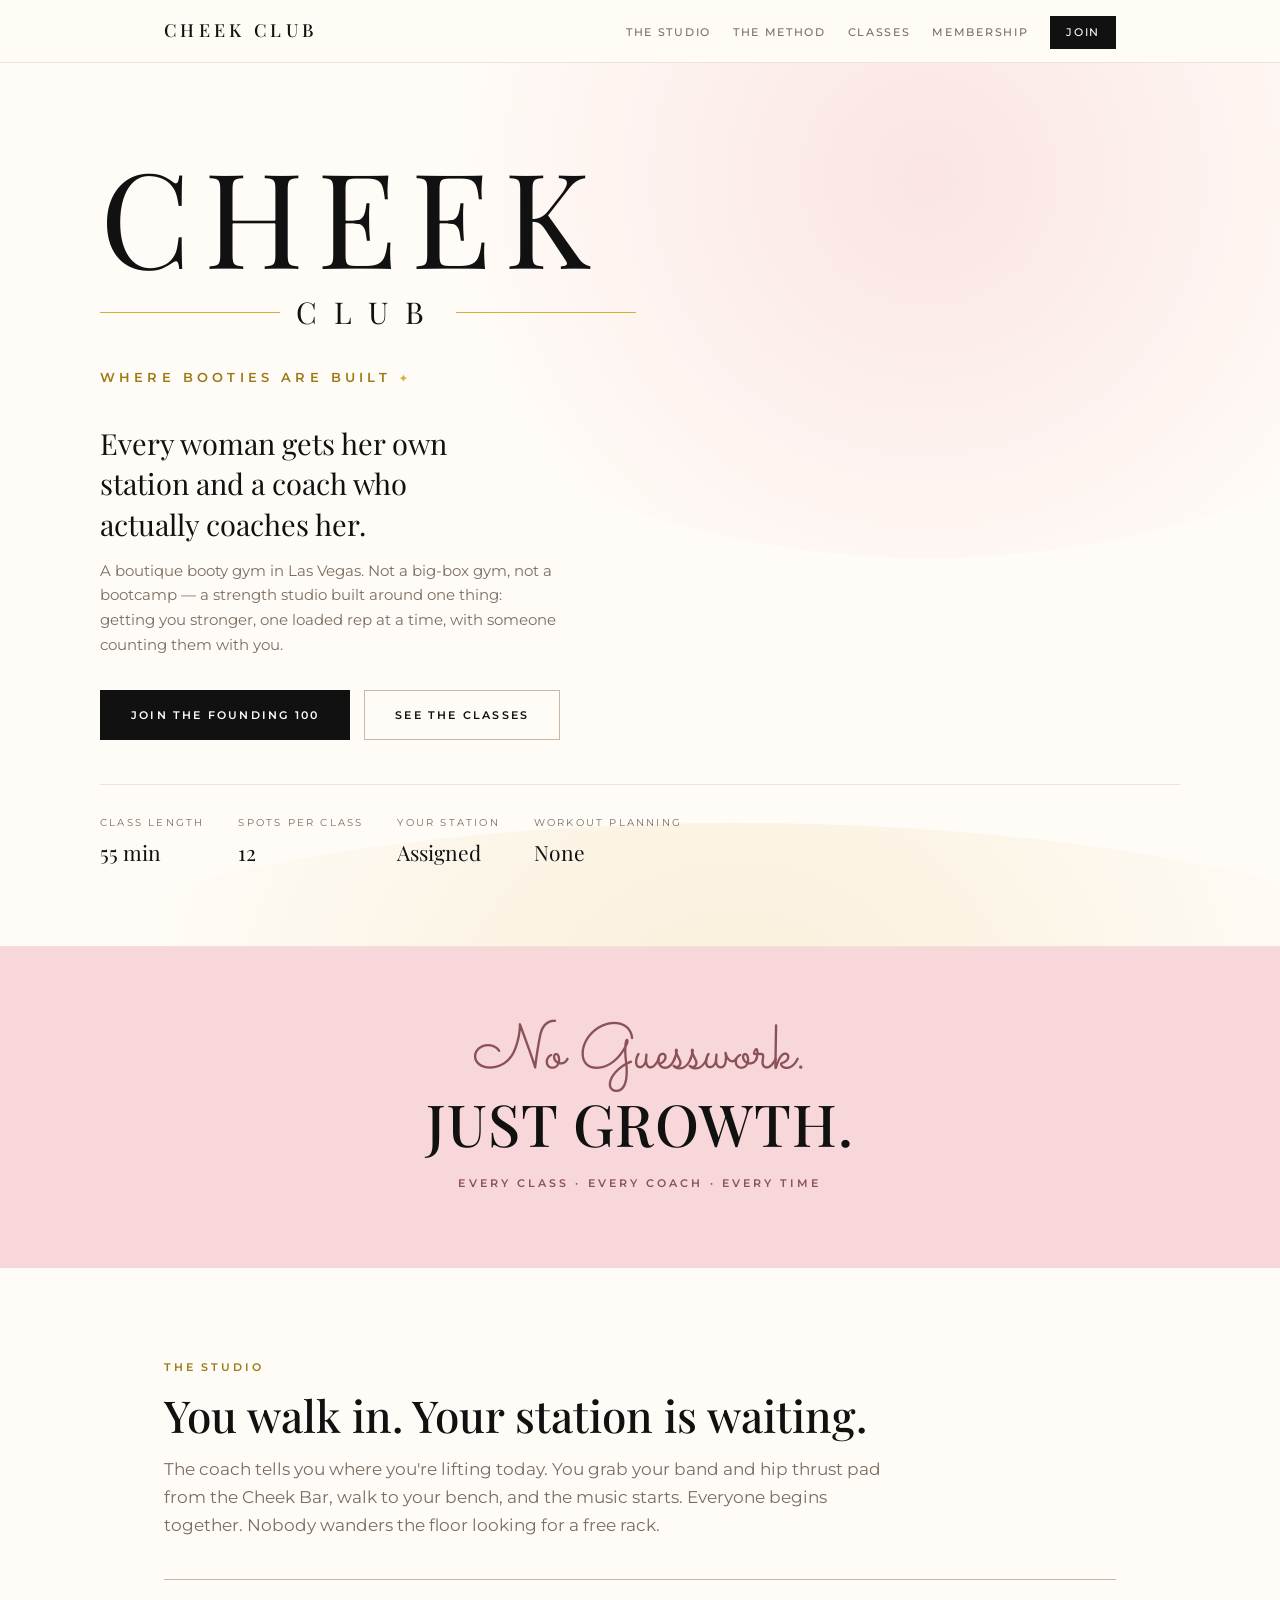
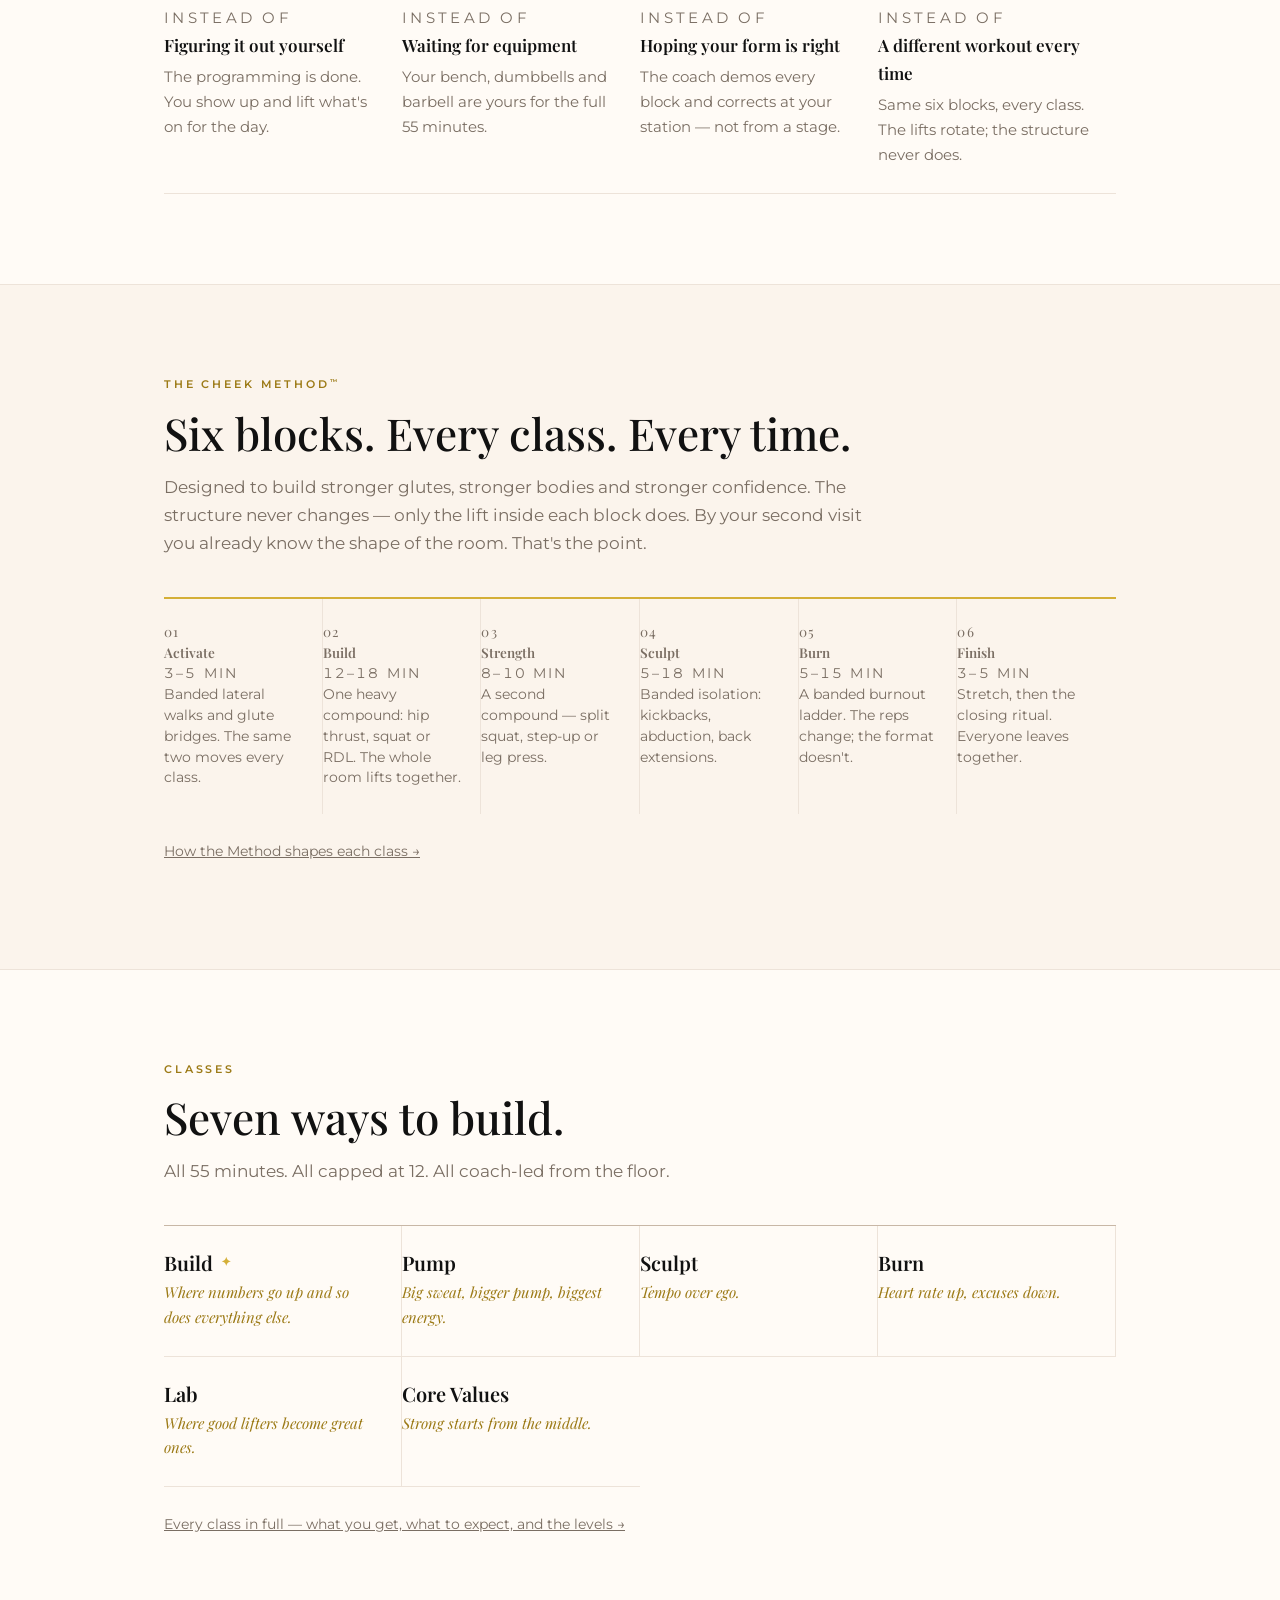
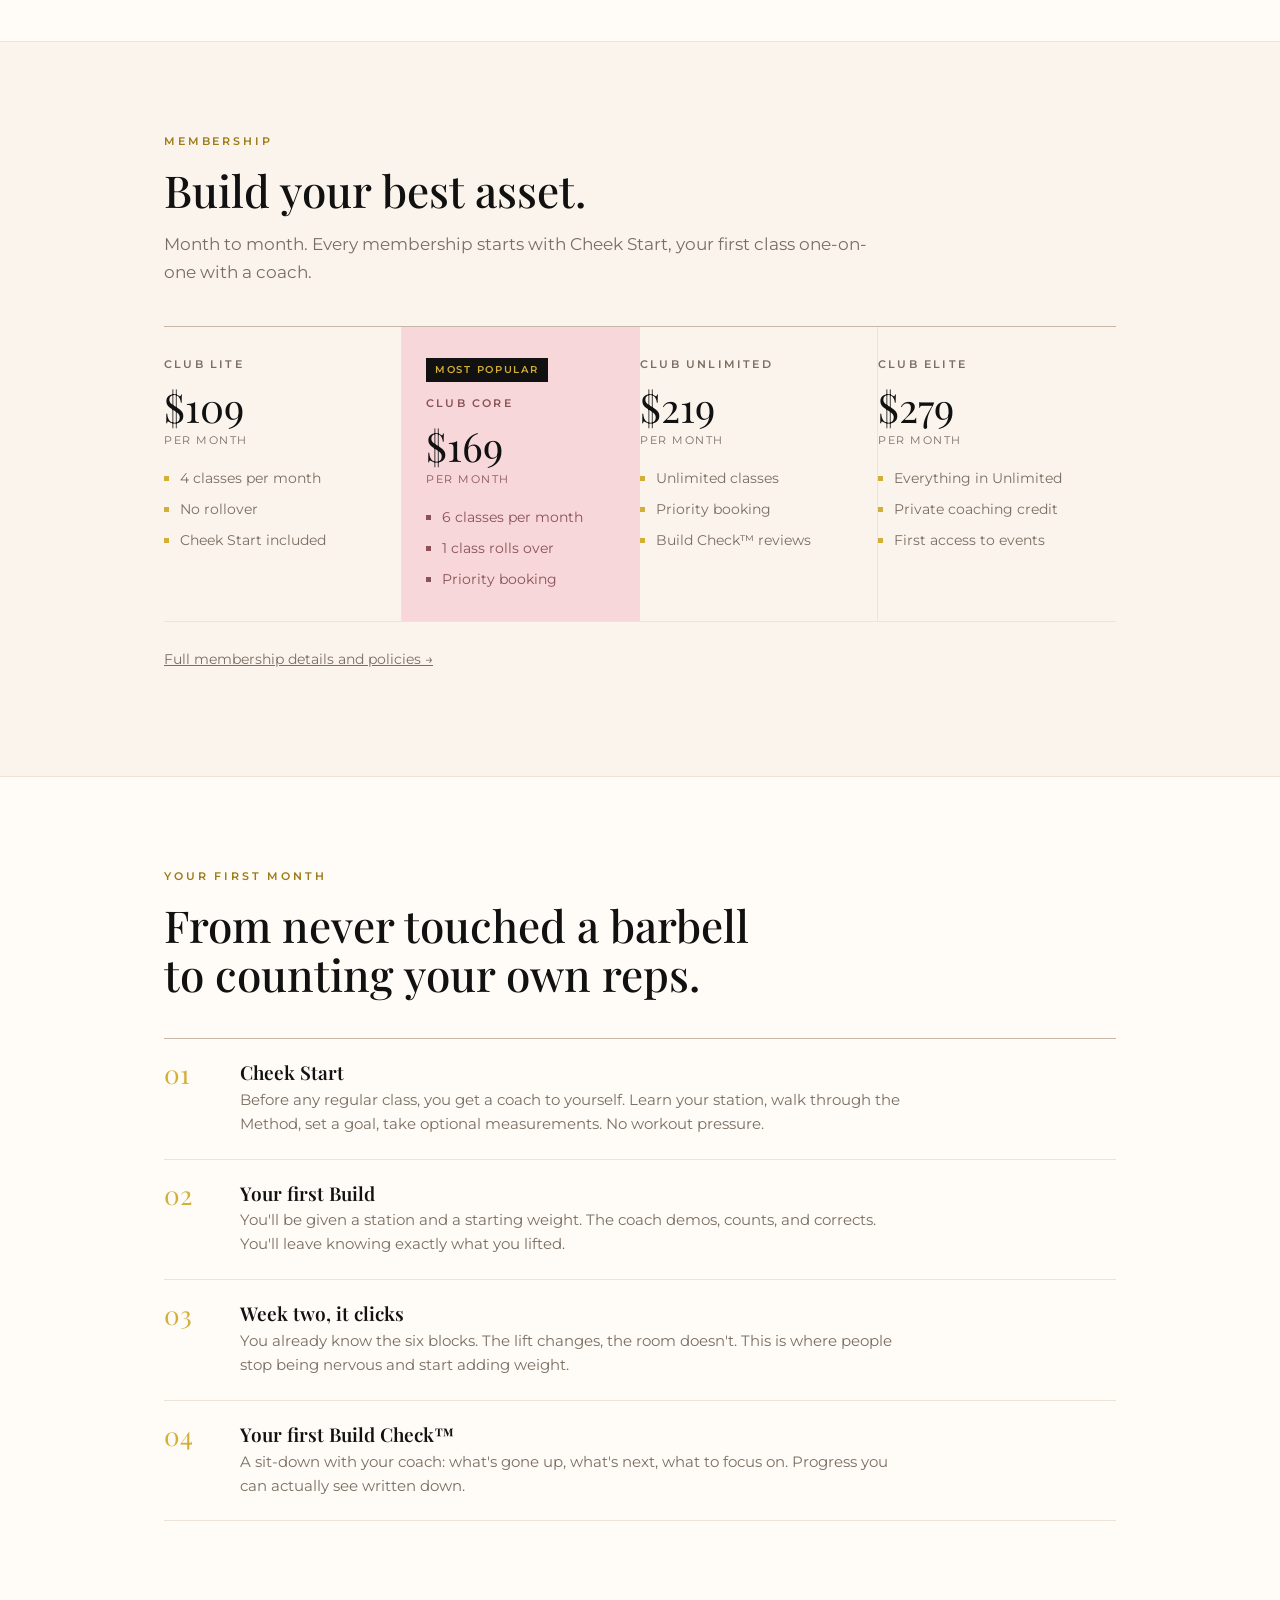
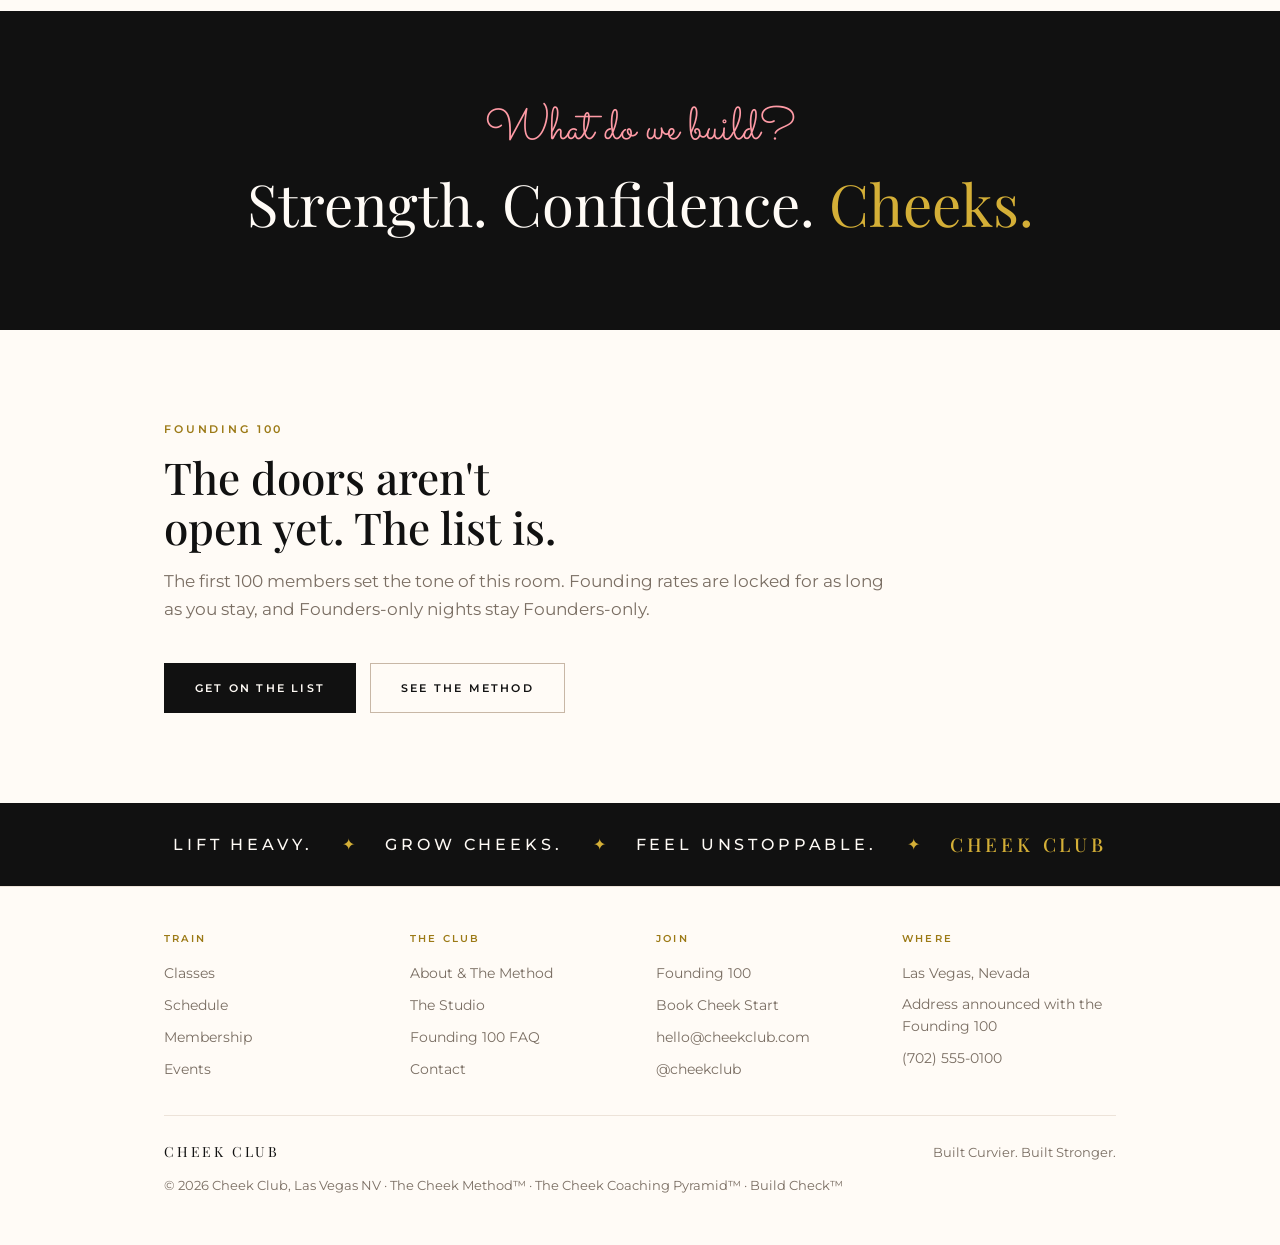
<file: index.html>
<!doctype html>
<html lang="en">
<head>
<meta charset="utf-8">
<meta name="viewport" content="width=device-width,initial-scale=1">
<title>Cheek Club — Where Booties Are Built | Las Vegas</title>
<meta name="description" content="A boutique booty gym in Las Vegas. Twelve stations, one coach, 55 minutes, no guesswork. Join the Founding 100.">
<link rel="preconnect" href="https://fonts.googleapis.com">
<link rel="preconnect" href="https://fonts.gstatic.com" crossorigin>
<link rel="stylesheet" href="https://fonts.googleapis.com/css2?family=Playfair+Display:ital,wght@0,400;0,500;0,600;0,700;1,400&family=Montserrat:wght@300;400;500;600&family=Sacramento&display=swap">
<link rel="stylesheet" href="styles.css">
</head>
<body>

<nav class="nav">
  <div class="wrap nav-in">
    <a class="nav-mark" href="index.html">Cheek Club</a>
    <button class="nav-toggle" aria-expanded="false" aria-controls="nav-links" onclick="var l=document.getElementById('nav-links');var o=l.classList.toggle('open');this.setAttribute('aria-expanded',o);this.textContent=o?'Close':'Menu';">Menu</button>
    <ul class="nav-links" id="nav-links">
      <li><a href="#studio">The Studio</a></li>
      <li><a href="#method">The Method</a></li>
      <li><a href="#classes">Classes</a></li>
      <li><a href="#membership">Membership</a></li>
      <li><a class="nav-cta" href="founding100.html">Join</a></li>
    </ul>
  </div>
</nav>
<header class="hero">
  <div class="wrap hero-in">
    <div class="lockup">
      <h1 class="l1">Cheek</h1>
      <p class="l2">Club</p>
    </div>
    <p class="hero-tag">Where Booties Are Built <span class="spark">&#10022;</span></p>
    <p class="hero-pitch">Every woman gets her own station and a coach who actually coaches her.</p>
    <p class="hero-sub">A boutique booty gym in Las Vegas. Not a big-box gym, not a bootcamp &mdash; a strength studio built around one thing: getting you stronger, one loaded rep at a time, with someone counting them with you.</p>
    <div class="cta-row">
      <a class="btn" href="founding100.html">Join the Founding 100</a>
      <a class="btn btn-ghost" href="#classes">See the classes</a>
    </div>
    <dl class="hero-meta">
      <div><dt>Class length</dt><dd>55 min</dd></div>
      <div><dt>Spots per class</dt><dd>12</dd></div>
      <div><dt>Your station</dt><dd>Assigned</dd></div>
      <div><dt>Workout planning</dt><dd>None</dd></div>
    </dl>
  </div>
</header>

<div class="promise">
  <div class="wrap">
    <p class="script">No Guesswork.</p>
    <p class="big">Just Growth.</p>
    <p class="small">Every class &middot; Every coach &middot; Every time</p>
  </div>
</div>

<section id="studio">
  <div class="wrap">
    <div class="sec-head narrow">
      <p class="sec-eyebrow">The Studio</p>
      <h2>You walk in. Your station is waiting.</h2>
      <p class="lede">The coach tells you where you're lifting today. You grab your band and hip thrust pad from the Cheek Bar, walk to your bench, and the music starts. Everyone begins together. Nobody wanders the floor looking for a free rack.</p>
    </div>
    <div class="diff">
      <div>
        <p class="diff-k">Instead of</p>
        <p><strong>Figuring it out yourself</strong>The programming is done. You show up and lift what's on for the day.</p>
      </div>
      <div>
        <p class="diff-k">Instead of</p>
        <p><strong>Waiting for equipment</strong>Your bench, dumbbells and barbell are yours for the full 55 minutes.</p>
      </div>
      <div>
        <p class="diff-k">Instead of</p>
        <p><strong>Hoping your form is right</strong>The coach demos every block and corrects at your station &mdash; not from a stage.</p>
      </div>
      <div>
        <p class="diff-k">Instead of</p>
        <p><strong>A different workout every time</strong>Same six blocks, every class. The lifts rotate; the structure never does.</p>
      </div>
    </div>
  </div>
</section>

<section class="alt" id="method">
  <div class="wrap">
    <div class="sec-head narrow">
      <p class="sec-eyebrow">The Cheek Method<span class="tm">&trade;</span></p>
      <h2>Six blocks. Every class. Every time.</h2>
      <p class="lede">Designed to build stronger glutes, stronger bodies and stronger confidence. The structure never changes &mdash; only the lift inside each block does. By your second visit you already know the shape of the room. That's the point.</p>
    </div>
    <div class="runway">
      <div class="block"><p class="block-n">01</p><p class="block-name">Activate</p><p class="block-time">3&ndash;5 min</p><p>Banded lateral walks and glute bridges. The same two moves every class.</p></div>
      <div class="block"><p class="block-n">02</p><p class="block-name">Build</p><p class="block-time">12&ndash;18 min</p><p>One heavy compound: hip thrust, squat or RDL. The whole room lifts together.</p></div>
      <div class="block"><p class="block-n">03</p><p class="block-name">Strength</p><p class="block-time">8&ndash;10 min</p><p>A second compound &mdash; split squat, step-up or leg press.</p></div>
      <div class="block"><p class="block-n">04</p><p class="block-name">Sculpt</p><p class="block-time">5&ndash;18 min</p><p>Banded isolation: kickbacks, abduction, back extensions.</p></div>
      <div class="block"><p class="block-n">05</p><p class="block-name">Burn</p><p class="block-time">5&ndash;15 min</p><p>A banded burnout ladder. The reps change; the format doesn't.</p></div>
      <div class="block"><p class="block-n">06</p><p class="block-name">Finish</p><p class="block-time">3&ndash;5 min</p><p>Stretch, then the closing ritual. Everyone leaves together.</p></div>
    </div>
    <p class="fineprint"><a href="#method">How the Method shapes each class &rarr;</a></p>
  </div>
</section>

<section id="classes">
  <div class="wrap">
    <div class="sec-head narrow">
      <p class="sec-eyebrow">Classes</p>
      <h2>Seven ways to build.</h2>
      <p class="lede">All 55 minutes. All capped at 12. All coach-led from the floor.</p>
    </div>
    <div class="teasers">
      <div class="teaser"><h3>Build <span class="class-star">&#10022;</span></h3><p>Where numbers go up and so does everything else.</p></div>
      <div class="teaser"><h3>Pump</h3><p>Big sweat, bigger pump, biggest energy.</p></div>
      <div class="teaser"><h3>Sculpt</h3><p>Tempo over ego.</p></div>
      <div class="teaser"><h3>Burn</h3><p>Heart rate up, excuses down.</p></div>
      <div class="teaser"><h3>Lab</h3><p>Where good lifters become great ones.</p></div>
      <div class="teaser"><h3>Core Values</h3><p>Strong starts from the middle.</p></div>
    </div>
    <p class="fineprint"><a href="#classes">Every class in full &mdash; what you get, what to expect, and the levels &rarr;</a></p>
  </div>
</section>

<section class="alt" id="membership">
  <div class="wrap">
    <div class="sec-head narrow">
      <p class="sec-eyebrow">Membership</p>
      <h2>Build your best asset.</h2>
      <p class="lede">Month to month. Every membership starts with Cheek Start, your first class one-on-one with a coach.</p>
    </div>
    <div class="tiers">
      <div class="tier">
        <p class="tier-name">Club Lite</p>
        <p class="tier-price">$109</p>
        <p class="tier-per">per month</p>
        <ul><li>4 classes per month</li><li>No rollover</li><li>Cheek Start included</li></ul>
      </div>
      <div class="tier feature">
        <span class="pop">Most popular</span>
        <p class="tier-name">Club Core</p>
        <p class="tier-price">$169</p>
        <p class="tier-per">per month</p>
        <ul><li>6 classes per month</li><li>1 class rolls over</li><li>Priority booking</li></ul>
      </div>
      <div class="tier">
        <p class="tier-name">Club Unlimited</p>
        <p class="tier-price">$219</p>
        <p class="tier-per">per month</p>
        <ul><li>Unlimited classes</li><li>Priority booking</li><li>Build Check&trade; reviews</li></ul>
      </div>
      <div class="tier">
        <p class="tier-name">Club Elite</p>
        <p class="tier-price">$279</p>
        <p class="tier-per">per month</p>
        <ul><li>Everything in Unlimited</li><li>Private coaching credit</li><li>First access to events</li></ul>
      </div>
    </div>
    <p class="fineprint"><a href="#membership">Full membership details and policies &rarr;</a></p>
  </div>
</section>

<section>
  <div class="wrap">
    <div class="sec-head narrow">
      <p class="sec-eyebrow">Your First Month</p>
      <h2>From never touched a barbell to counting your own reps.</h2>
    </div>
    <div class="steps">
      <div class="step"><span class="step-n">01</span><div><h3>Cheek Start</h3><p>Before any regular class, you get a coach to yourself. Learn your station, walk through the Method, set a goal, take optional measurements. No workout pressure.</p></div></div>
      <div class="step"><span class="step-n">02</span><div><h3>Your first Build</h3><p>You'll be given a station and a starting weight. The coach demos, counts, and corrects. You'll leave knowing exactly what you lifted.</p></div></div>
      <div class="step"><span class="step-n">03</span><div><h3>Week two, it clicks</h3><p>You already know the six blocks. The lift changes, the room doesn't. This is where people stop being nervous and start adding weight.</p></div></div>
      <div class="step"><span class="step-n">04</span><div><h3>Your first Build Check&trade;</h3><p>A sit-down with your coach: what's gone up, what's next, what to focus on. Progress you can actually see written down.</p></div></div>
    </div>
  </div>
</section>

<div class="ritual">
  <div class="wrap">
    <p class="q">What do we build?</p>
    <p class="a">Strength. Confidence. <span>Cheeks.</span></p>
  </div>
</div>

<section>
  <div class="wrap">
    <div class="sec-head narrow">
      <p class="sec-eyebrow">Founding 100</p>
      <h2>The doors aren't open yet. The list is.</h2>
      <p class="lede">The first 100 members set the tone of this room. Founding rates are locked for as long as you stay, and Founders-only nights stay Founders-only.</p>
    </div>
    <div class="cta-row">
      <a class="btn" href="founding100.html">Get on the list</a>
      <a class="btn btn-ghost" href="#method">See the Method</a>
    </div>
  </div>
</section>
<div class="strip">
  <div class="wrap strip-in">
    <span>Lift Heavy.</span>
    <span class="sep">&#10022;</span>
    <span>Grow Cheeks.</span>
    <span class="sep">&#10022;</span>
    <span>Feel Unstoppable.</span>
    <span class="sep">&#10022;</span>
    <span class="mark">Cheek Club</span>
  </div>
</div>

<footer class="sitefoot">
  <div class="wrap">
    <div class="foot-cols">
      <div>
        <h4>Train</h4>
        <ul>
          <li><a href="#classes">Classes</a></li>
          <li><a href="#classes">Schedule</a></li>
          <li><a href="#membership">Membership</a></li>
          <li><a href="#classes">Events</a></li>
        </ul>
      </div>
      <div>
        <h4>The Club</h4>
        <ul>
          <li><a href="#method">About &amp; The Method</a></li>
          <li><a href="#studio">The Studio</a></li>
          <li><a href="founding100.html#faq">Founding 100 FAQ</a></li>
          <li><a href="mailto:hello@cheekclub.com">Contact</a></li>
        </ul>
      </div>
      <div>
        <h4>Join</h4>
        <ul>
          <li><a href="founding100.html">Founding 100</a></li>
          <li><a href="mailto:hello@cheekclub.com">Book Cheek Start</a></li>
          <li><a href="mailto:hello@cheekclub.com">hello@cheekclub.com</a></li>
          <li><a href="https://www.instagram.com/">@cheekclub</a></li>
        </ul>
      </div>
      <div>
        <h4>Where</h4>
        <ul>
          <li>Las Vegas, Nevada</li>
          <li>Address announced with the Founding 100</li>
          <li>(702) 555-0100</li>
        </ul>
      </div>
    </div>
    <div class="foot-bottom">
      <span class="foot-mark">Cheek Club</span>
      <span>Built Curvier. Built Stronger.</span>
      <span>&copy; 2026 Cheek Club, Las Vegas NV &middot; The Cheek Method&trade; &middot; The Cheek Coaching Pyramid&trade; &middot; Build Check&trade;</span>
    </div>
  </div>
</footer>

</body>
</html>
</file>
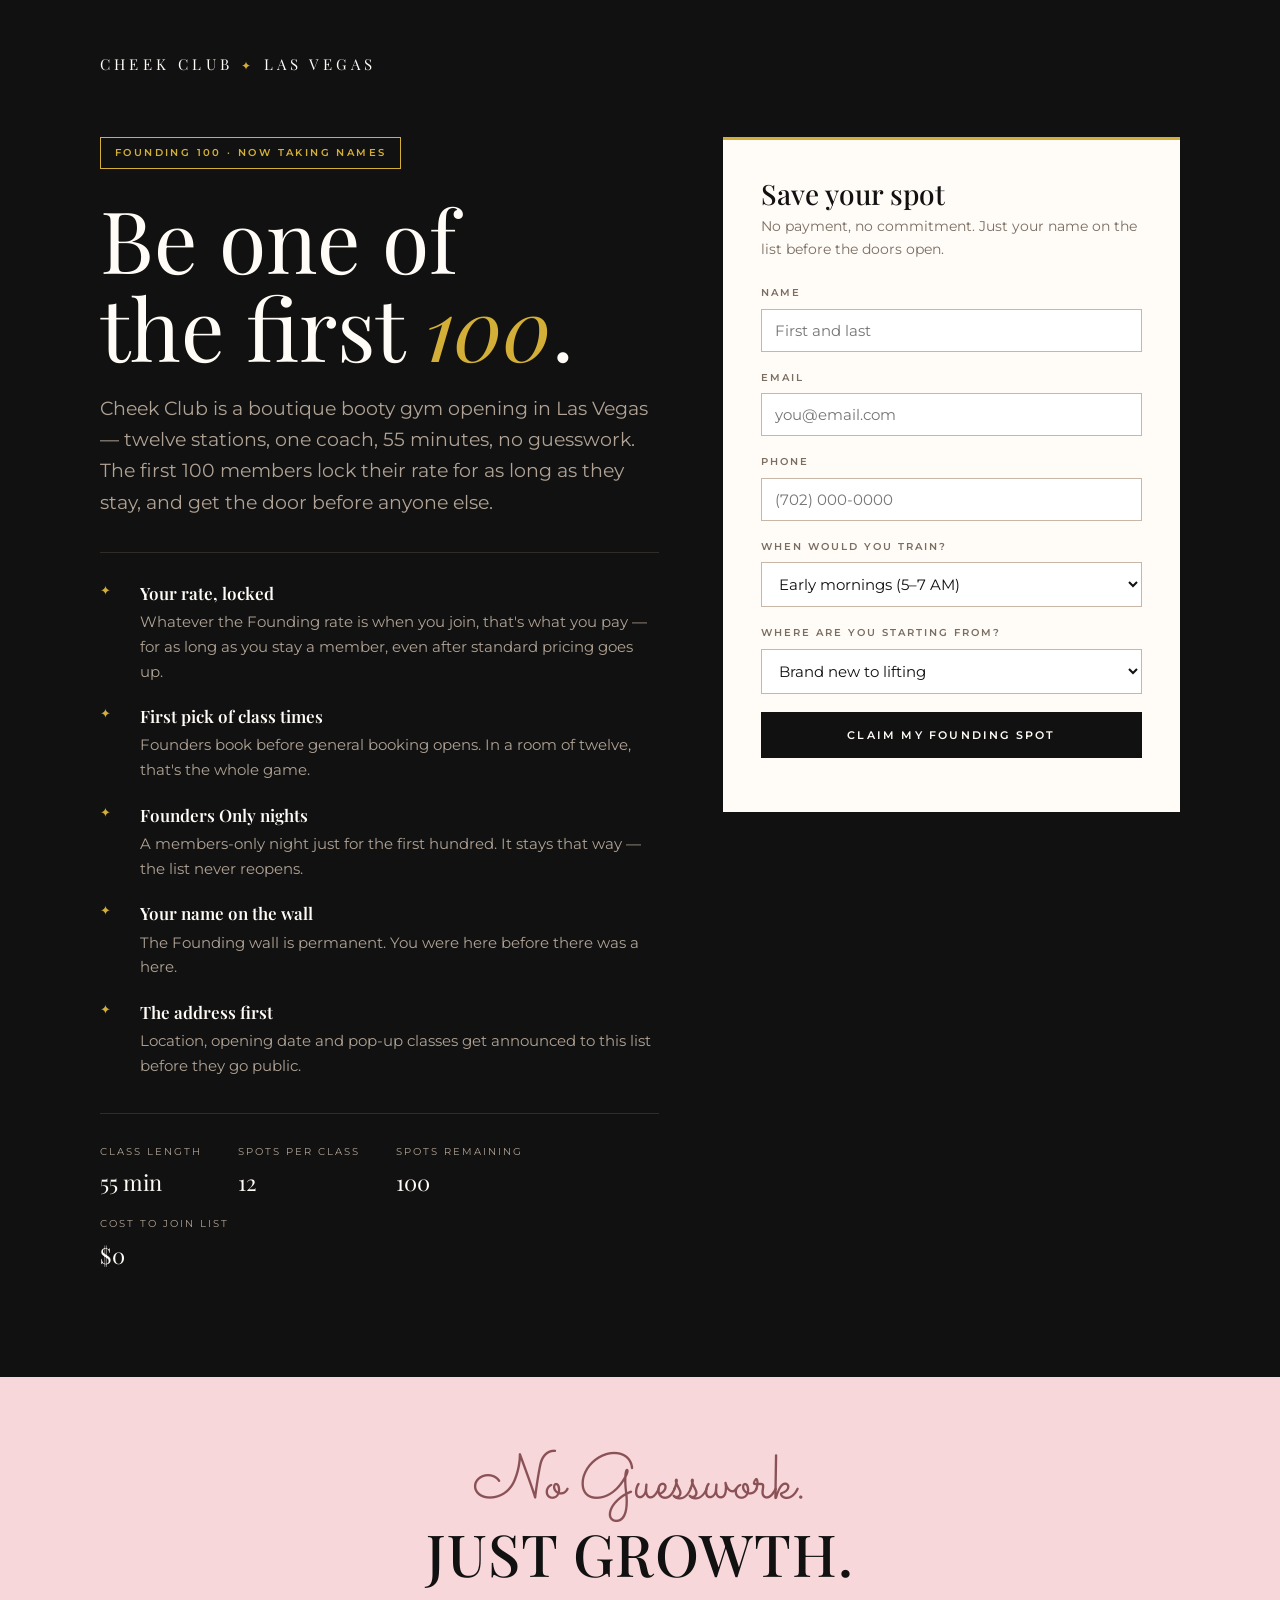
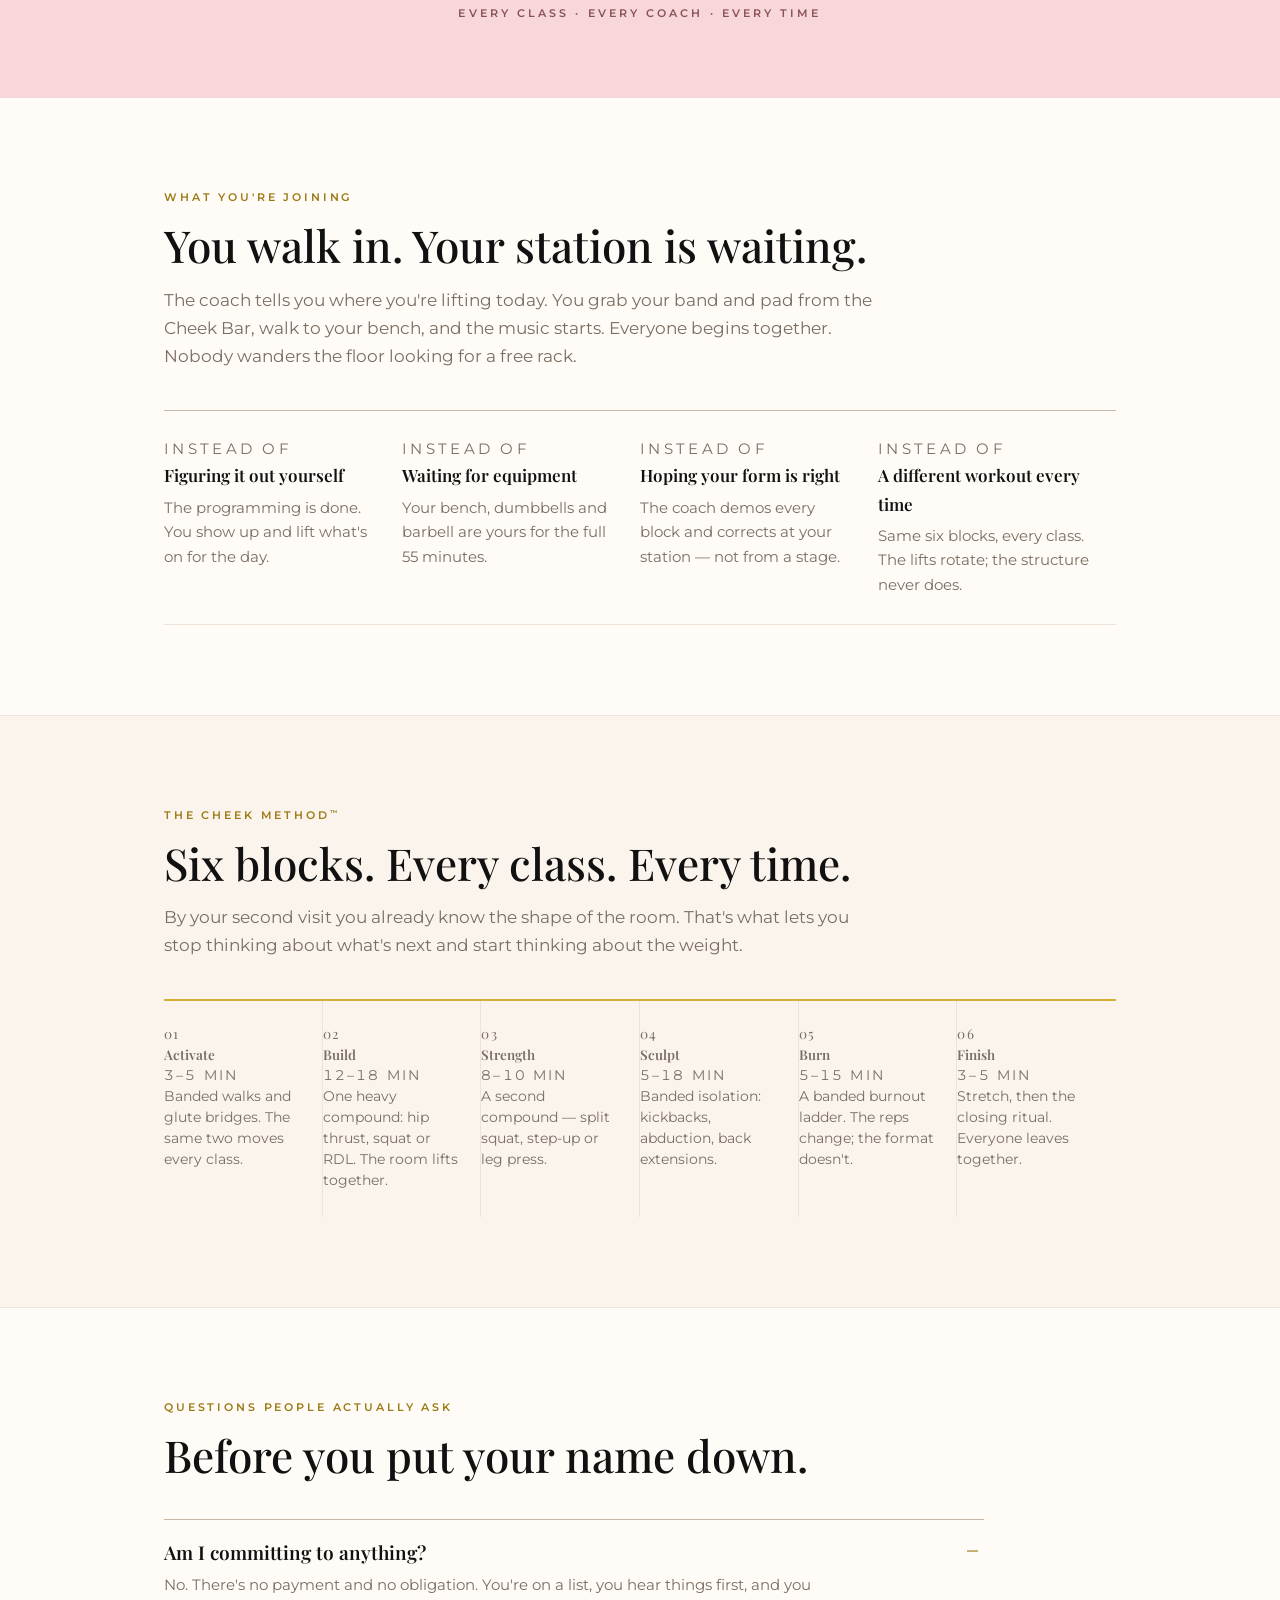
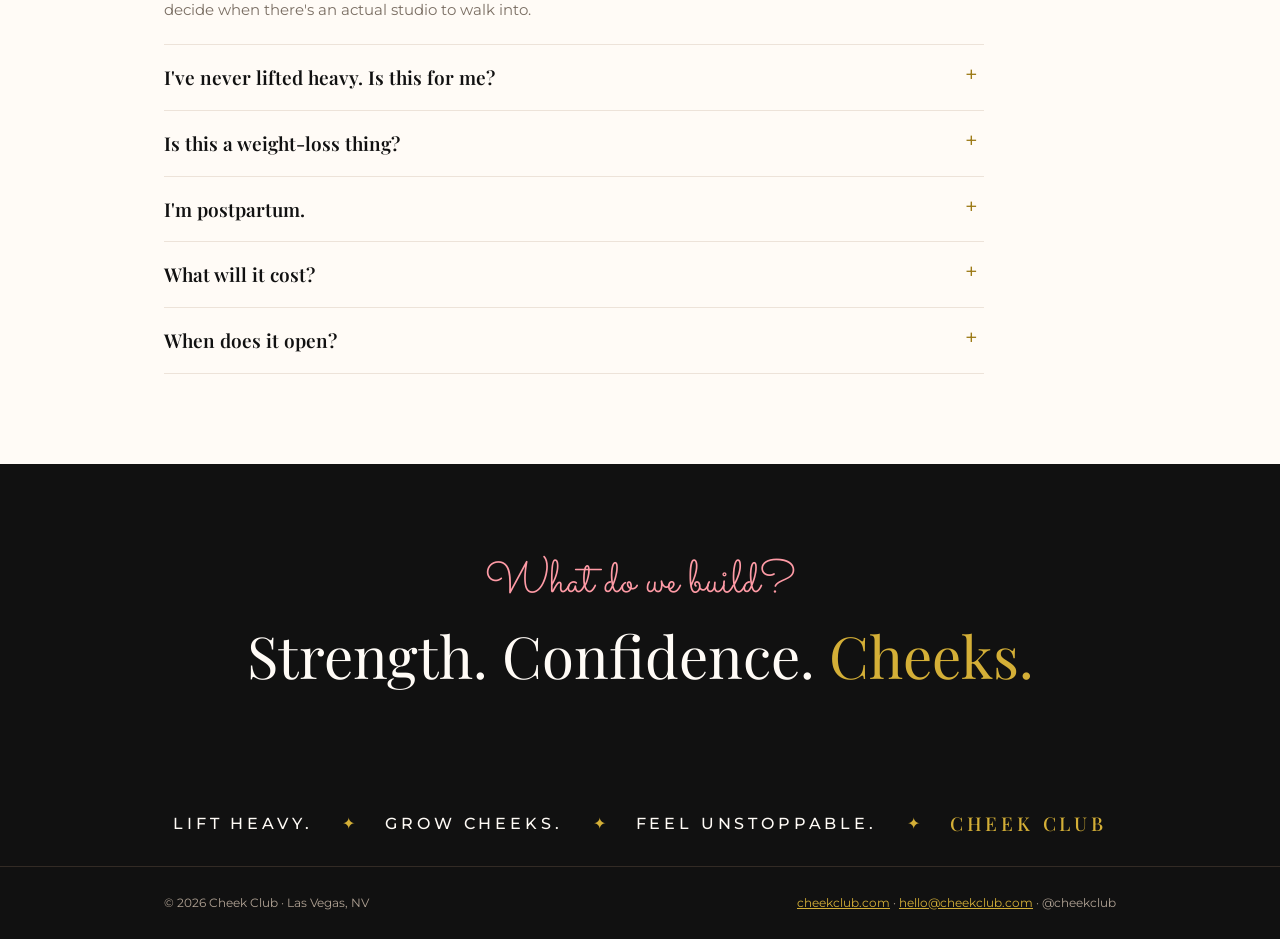
<file: founding100.html>
<!doctype html>
<html lang="en">
<head>
<meta charset="utf-8">
<meta name="viewport" content="width=device-width,initial-scale=1">
<title>Founding 100 — Cheek Club | Las Vegas</title>
<meta name="description" content="Be one of the first 100 members of Cheek Club, a boutique booty gym opening in Las Vegas. Founding rates locked for as long as you stay.">
<link rel="preconnect" href="https://fonts.googleapis.com">
<link rel="preconnect" href="https://fonts.gstatic.com" crossorigin>
<link rel="stylesheet" href="https://fonts.googleapis.com/css2?family=Playfair+Display:ital,wght@0,400;0,500;0,600;0,700;1,400&family=Montserrat:wght@300;400;500;600&family=Sacramento&display=swap">
<link rel="stylesheet" href="styles.css">
</head>
<body>

<div class="lp-top">
  <div class="wrap lp-in">
    <p class="lp-mark"><a href="index.html" style="text-decoration:none">Cheek Club <span class="spark">&#10022;</span> Las Vegas</a></p>
    <div class="lp-grid">
      <div>
        <span class="lp-badge">Founding 100 &middot; Now taking names</span>
        <h1 class="lp-h1">Be one of the first <em>100</em>.</h1>
        <p class="lp-sub">Cheek Club is a boutique booty gym opening in Las Vegas &mdash; twelve stations, one coach, 55 minutes, no guesswork. The first 100 members lock their rate for as long as they stay, and get the door before anyone else.</p>

        <ul class="lp-perks">
          <li><span class="mk">&#10022;</span><div><b>Your rate, locked</b>Whatever the Founding rate is when you join, that's what you pay &mdash; for as long as you stay a member, even after standard pricing goes up.</div></li>
          <li><span class="mk">&#10022;</span><div><b>First pick of class times</b>Founders book before general booking opens. In a room of twelve, that's the whole game.</div></li>
          <li><span class="mk">&#10022;</span><div><b>Founders Only nights</b>A members-only night just for the first hundred. It stays that way &mdash; the list never reopens.</div></li>
          <li><span class="mk">&#10022;</span><div><b>Your name on the wall</b>The Founding wall is permanent. You were here before there was a here.</div></li>
          <li><span class="mk">&#10022;</span><div><b>The address first</b>Location, opening date and pop-up classes get announced to this list before they go public.</div></li>
        </ul>

        <dl class="lp-stats">
          <div><dt>Class length</dt><dd>55 min</dd></div>
          <div><dt>Spots per class</dt><dd>12</dd></div>
          <div><dt>Spots remaining</dt><dd id="spots-remaining">&mdash;</dd></div>
          <div><dt>Cost to join list</dt><dd>$0</dd></div>
        </dl>
      </div>

      <div class="lp-card">
        <h2>Save your spot</h2>
        <p class="sub">No payment, no commitment. Just your name on the list before the doors open.</p>

        <form id="founding-form" novalidate>
          <div class="field">
            <label for="f-name">Name</label>
            <input id="f-name" name="name" type="text" autocomplete="name" placeholder="First and last" required>
          </div>
          <div class="field">
            <label for="f-email">Email</label>
            <input id="f-email" name="email" type="email" autocomplete="email" placeholder="you@email.com" required>
          </div>
          <div class="field">
            <label for="f-phone">Phone</label>
            <input id="f-phone" name="phone" type="tel" autocomplete="tel" placeholder="(702) 000-0000">
          </div>
          <div class="field">
            <label for="f-when">When would you train?</label>
            <select id="f-when" name="when">
              <option>Early mornings (5&ndash;7 AM)</option>
              <option>Mid-morning (9&ndash;11 AM)</option>
              <option>Lunchtime</option>
              <option>Evenings (4:30&ndash;7:30 PM)</option>
              <option>Weekends</option>
              <option>Still figuring that out</option>
            </select>
          </div>
          <div class="field">
            <label for="f-exp">Where are you starting from?</label>
            <select id="f-exp" name="experience">
              <option>Brand new to lifting</option>
              <option>I train, but not with a barbell</option>
              <option>I lift regularly</option>
              <option>Postpartum &mdash; interested in Core Values</option>
            </select>
          </div>
          <button class="btn" type="submit" id="f-submit">Claim my founding spot</button>
          <p class="note" id="f-status" role="status" aria-live="polite"></p>
        </form>

        <div id="f-thanks" hidden>
          <h2>You're on the list.</h2>
          <p class="sub">Check your email &mdash; we sent a confirmation. You'll hear the address, the opening date and the pop-up classes before anyone else.</p>
          <p class="note">Questions in the meantime: <a href="mailto:hello@cheekclub.com">hello@cheekclub.com</a></p>
        </div>
      </div>
    </div>
  </div>
</div>
<div class="promise">
  <div class="wrap">
    <p class="script">No Guesswork.</p>
    <p class="big">Just Growth.</p>
    <p class="small">Every class &middot; Every coach &middot; Every time</p>
  </div>
</div>
<section>
  <div class="wrap">
    <div class="sec-head narrow">
      <p class="sec-eyebrow">What you're joining</p>
      <h2>You walk in. Your station is waiting.</h2>
      <p class="lede">The coach tells you where you're lifting today. You grab your band and pad from the Cheek Bar, walk to your bench, and the music starts. Everyone begins together. Nobody wanders the floor looking for a free rack.</p>
    </div>
    <div class="diff">
      <div><p class="diff-k">Instead of</p><p><strong>Figuring it out yourself</strong>The programming is done. You show up and lift what's on for the day.</p></div>
      <div><p class="diff-k">Instead of</p><p><strong>Waiting for equipment</strong>Your bench, dumbbells and barbell are yours for the full 55 minutes.</p></div>
      <div><p class="diff-k">Instead of</p><p><strong>Hoping your form is right</strong>The coach demos every block and corrects at your station &mdash; not from a stage.</p></div>
      <div><p class="diff-k">Instead of</p><p><strong>A different workout every time</strong>Same six blocks, every class. The lifts rotate; the structure never does.</p></div>
    </div>
  </div>
</section>

<section class="alt">
  <div class="wrap">
    <div class="sec-head narrow">
      <p class="sec-eyebrow">The Cheek Method<span class="tm">&trade;</span></p>
      <h2>Six blocks. Every class. Every time.</h2>
      <p class="lede">By your second visit you already know the shape of the room. That's what lets you stop thinking about what's next and start thinking about the weight.</p>
    </div>
    <div class="runway">
      <div class="block"><p class="block-n">01</p><p class="block-name">Activate</p><p class="block-time">3&ndash;5 min</p><p>Banded walks and glute bridges. The same two moves every class.</p></div>
      <div class="block"><p class="block-n">02</p><p class="block-name">Build</p><p class="block-time">12&ndash;18 min</p><p>One heavy compound: hip thrust, squat or RDL. The room lifts together.</p></div>
      <div class="block"><p class="block-n">03</p><p class="block-name">Strength</p><p class="block-time">8&ndash;10 min</p><p>A second compound &mdash; split squat, step-up or leg press.</p></div>
      <div class="block"><p class="block-n">04</p><p class="block-name">Sculpt</p><p class="block-time">5&ndash;18 min</p><p>Banded isolation: kickbacks, abduction, back extensions.</p></div>
      <div class="block"><p class="block-n">05</p><p class="block-name">Burn</p><p class="block-time">5&ndash;15 min</p><p>A banded burnout ladder. The reps change; the format doesn't.</p></div>
      <div class="block"><p class="block-n">06</p><p class="block-name">Finish</p><p class="block-time">3&ndash;5 min</p><p>Stretch, then the closing ritual. Everyone leaves together.</p></div>
    </div>
  </div>
</section>

<section>
  <div class="wrap">
    <div class="sec-head narrow">
      <p class="sec-eyebrow" id="faq">Questions people actually ask</p>
      <h2>Before you put your name down.</h2>
    </div>
    <div class="faqs">
      <details open>
        <summary>Am I committing to anything?</summary>
        <div class="faq-body"><p>No. There's no payment and no obligation. You're on a list, you hear things first, and you decide when there's an actual studio to walk into.</p></div>
      </details>
      <details>
        <summary>I've never lifted heavy. Is this for me?</summary>
        <div class="faq-body">
          <p>Especially. Every member starts with Cheek Start &mdash; a one-on-one with a coach, no workout pressure, where you learn your station and where to begin.</p>
          <p>Every class has a beginner level, and nobody adds weight until their form is clean.</p>
        </div>
      </details>
      <details>
        <summary>Is this a weight-loss thing?</summary>
        <div class="faq-body"><p>No. Nobody here will talk about burning off what you ate. The number we care about is the one on the bar.</p></div>
      </details>
      <details>
        <summary>I'm postpartum.</summary>
        <div class="faq-body"><p>Core Values is built for exactly this &mdash; pelvic floor activation, deep core work, diastasis-safe movement, taught by coaches with a separate certification for it. Get clearance from your provider, then start there.</p></div>
      </details>
      <details>
        <summary>What will it cost?</summary>
        <div class="faq-body"><p>Memberships run from $109/month for four classes to $279/month for everything, with drop-ins at $35. Founders lock their rate for as long as they stay.</p></div>
      </details>
      <details>
        <summary>When does it open?</summary>
        <div class="faq-body"><p>We're securing the space now, and pop-up classes run before the studio doors open. This list hears both first.</p></div>
      </details>
    </div>
  </div>
</section>

<div class="ritual">
  <div class="wrap">
    <p class="q">What do we build?</p>
    <p class="a">Strength. Confidence. <span>Cheeks.</span></p>
  </div>
</div>

<div class="strip">
  <div class="wrap strip-in">
    <span>Lift Heavy.</span>
    <span class="sep">&#10022;</span>
    <span>Grow Cheeks.</span>
    <span class="sep">&#10022;</span>
    <span>Feel Unstoppable.</span>
    <span class="sep">&#10022;</span>
    <span class="mark">Cheek Club</span>
  </div>
</div>

<div class="lp-foot">
  <div class="wrap">
    <span>&copy; 2026 Cheek Club &middot; Las Vegas, NV</span>
    <span><a href="index.html">cheekclub.com</a> &middot; <a href="mailto:hello@cheekclub.com">hello@cheekclub.com</a> &middot; @cheekclub</span>
  </div>
</div>

<script>
/* ============================================================
   CHEEK CLUB — FOUNDING 100
   ------------------------------------------------------------
   >>> TWO EDITS AND THIS PAGE IS LIVE. Both are right here. <<<
   ============================================================ */

/* ---- EDIT 1 of 2 — FORMSPREE (receives the signups) --------
   formspree.io -> sign up free -> New Form -> copy the form ID
   out of the endpoint it gives you. It looks like "xandpqrs".
   Paste it between the quotes below.                          */
var FORMSPREE_ID = "YOUR_FORMSPREE_FORM_ID";

/* ---- EDIT 2 of 2 — COUNTERAPI (live spots remaining) -------
   counterapi.dev -> sign up free -> create a workspace ->
   copy the workspace name and an API key from the dashboard.

   PREFER NOT TO USE A THIRD PARTY? Leave these two as they are.
   The counter then runs off SPOTS_CLAIMED_MANUAL below, and you
   just bump that number yourself as signups land in your inbox. */
var COUNTER_WORKSPACE = "YOUR_COUNTER_WORKSPACE";
var COUNTER_API_KEY   = "YOUR_COUNTER_API_KEY";

/* Total founding spots, and the manual fallback count. The page
   uses this whenever CounterAPI is not configured or is down, so
   the number on screen is never blank or wrong-looking.        */
var FOUNDING_TOTAL       = 100;
var SPOTS_CLAIMED_MANUAL = 0;

/* ====== nothing below here needs editing ==================== */
(function () {
  "use strict";

  var COUNTER_NAME = "founding100";
  var form    = document.getElementById("founding-form");
  var card    = document.getElementById("f-status");
  var submit  = document.getElementById("f-submit");
  var thanks  = document.getElementById("f-thanks");
  var spotsEl = document.getElementById("spots-remaining");

  var counterReady = COUNTER_WORKSPACE.indexOf("YOUR_") !== 0 &&
                     COUNTER_API_KEY.indexOf("YOUR_")   !== 0;
  var formReady    = FORMSPREE_ID.indexOf("YOUR_")      !== 0;

  function render(claimed) {
    var left = Math.max(0, FOUNDING_TOTAL - claimed);
    spotsEl.textContent = left;
    if (left === 0) {
      spotsEl.textContent = "Full";
      if (submit) {
        submit.disabled = true;
        submit.textContent = "All 100 spots claimed";
      }
      say("The Founding 100 is full. Email hello@cheekclub.com to join the general waitlist.");
    }
  }

  function say(msg, isError) {
    if (!card) return;
    card.textContent = msg;
    card.style.color = isError ? "#B3261E" : "";
  }

  function counterUrl(action) {
    return "https://api.counterapi.dev/v2/" + encodeURIComponent(COUNTER_WORKSPACE) +
           "/" + COUNTER_NAME + (action ? "/" + action : "");
  }

  function counterFetch(action) {
    return fetch(counterUrl(action), {
      headers: { "Authorization": "Bearer " + COUNTER_API_KEY }
    }).then(function (r) {
      if (!r.ok) throw new Error("counter " + r.status);
      return r.json();
    }).then(function (j) {
      // CounterAPI v2 returns the count under data.up_count (or data.value)
      var d = (j && j.data) || j || {};
      var n = d.up_count;
      if (typeof n !== "number") n = d.value;
      if (typeof n !== "number") n = d.count;
      if (typeof n !== "number") throw new Error("counter shape");
      return n;
    });
  }

  /* ---- initial paint ------------------------------------- */
  render(SPOTS_CLAIMED_MANUAL);
  if (counterReady) {
    counterFetch("").then(render).catch(function () {
      /* stay on the manual number rather than showing a broken counter */
      render(SPOTS_CLAIMED_MANUAL);
    });
  }

  /* ---- submit -------------------------------------------- */
  form.addEventListener("submit", function (e) {
    e.preventDefault();

    var name  = document.getElementById("f-name").value.trim();
    var email = document.getElementById("f-email").value.trim();

    if (!name)  { say("Please add your name.", true); return; }
    if (!/^[^\s@]+@[^\s@]+\.[^\s@]+$/.test(email)) {
      say("That email doesn't look right — mind checking it?", true); return;
    }

    if (!formReady) {
      say("This form isn't connected yet: add your Formspree form ID in the page source.", true);
      return;
    }

    submit.disabled = true;
    submit.textContent = "Saving your spot…";
    say("");

    fetch("https://formspree.io/f/" + FORMSPREE_ID, {
      method: "POST",
      headers: { "Accept": "application/json", "Content-Type": "application/json" },
      body: JSON.stringify({
        name:       name,
        email:      email,
        phone:      document.getElementById("f-phone").value.trim(),
        when:       document.getElementById("f-when").value,
        experience: document.getElementById("f-exp").value,
        _subject:   "Founding 100 signup — " + name
      })
    }).then(function (r) {
      if (!r.ok) throw new Error("formspree " + r.status);
      form.hidden = true;
      thanks.hidden = false;
      if (counterReady) counterFetch("up").then(render).catch(function () {});
    }).catch(function () {
      submit.disabled = false;
      submit.textContent = "Claim my founding spot";
      say("That didn't send. Try again, or email hello@cheekclub.com and we'll add you by hand.", true);
    });
  });
})();
</script>
</body>
</html>
</file>
<file: styles.css>
/* ==========================================================
   CHEEK CLUB — site stylesheet
   Palette per brand board:
   Blush #F7D7D9 · Cream #FFFBF6 · Sand #E9DED2
   Taupe #C8B7A6 · Gold #D4AF37 · Black #111111
   Type: Playfair Display (display) · Montserrat (body)
   ========================================================== */

:root{
  --blush:#F7D7D9;
  --cream:#FFFBF6;
  --sand:#E9DED2;
  --taupe:#C8B7A6;
  --gold:#D4AF37;
  --black:#111111;

  --ground:var(--cream);
  --surface:#FFFFFF;
  --surface-2:#FBF4EC;
  --ink:#111111;
  --muted:#7A6E63;
  --rule:#EDE3D9;
  --rule-strong:var(--taupe);
  --gold-line:var(--gold);
  --gold-text:#9C7A16;
  --blush-fill:var(--blush);
  --blush-ink:#8A5257;
  --neon:#FF9BA6;
  --band-bg:var(--black);
  --band-ink:var(--cream);
  --band-muted:#B0A294;
  --band-rule:#332B25;

  --f-display:"Playfair Display","Iowan Old Style",Georgia,"Times New Roman",serif;
  --f-body:"Montserrat","Helvetica Neue",Helvetica,Arial,sans-serif;
  --f-script:"Sacramento","Snell Roundhand","Apple Chancery",cursive;

  --measure:66ch;
  --pad:clamp(20px,5vw,64px);
}
@media (prefers-color-scheme: dark){
  :root:not([data-theme="light"]){
    --ground:#0F0D0C; --surface:#171312; --surface-2:#1E1917;
    --ink:#FBF4EC; --muted:#A29386; --rule:#2C2521; --rule-strong:#4A3E36;
    --gold-text:#E1C465; --gold-line:#D4AF37;
    --blush-fill:#2C1F21; --blush-ink:#F2C9CD;
    --sand:#241D19; --taupe:#877464;
    --band-bg:#191413; --band-ink:#FBF4EC; --band-muted:#9C8D80; --band-rule:#382E29;
  }
}
:root[data-theme="dark"]{
  --ground:#0F0D0C; --surface:#171312; --surface-2:#1E1917;
  --ink:#FBF4EC; --muted:#A29386; --rule:#2C2521; --rule-strong:#4A3E36;
  --gold-text:#E1C465; --gold-line:#D4AF37;
  --blush-fill:#2C1F21; --blush-ink:#F2C9CD;
  --sand:#241D19; --taupe:#877464;
  --band-bg:#191413; --band-ink:#FBF4EC; --band-muted:#9C8D80; --band-rule:#382E29;
}

*{box-sizing:border-box}
html{scroll-behavior:smooth}
body{
  margin:0;background:var(--ground);color:var(--ink);
  font-family:var(--f-body);font-weight:400;font-size:16px;line-height:1.65;
  -webkit-font-smoothing:antialiased;
}
img{max-width:100%}
a{color:inherit}
:focus-visible{outline:2px solid var(--gold-line);outline-offset:3px}
@media (prefers-reduced-motion: reduce){*{animation:none!important;transition:none!important;scroll-behavior:auto}}

.wrap{max-width:1080px;margin:0 auto;padding-left:var(--pad);padding-right:var(--pad)}
.narrow{max-width:var(--measure)}
.tm{font-size:.68em;vertical-align:.55em;letter-spacing:0}
.spark{color:var(--gold-line);font-size:.8em;line-height:1}

/* ---------- nav ---------- */
.nav{
  position:sticky;top:0;z-index:50;
  background:color-mix(in srgb, var(--ground) 90%, transparent);
  backdrop-filter:blur(10px);border-bottom:1px solid var(--rule);
}
.nav-in{display:flex;align-items:center;justify-content:space-between;gap:20px;height:62px}
.nav-mark{
  font-family:var(--f-display);font-weight:500;font-size:18px;
  letter-spacing:.24em;text-transform:uppercase;text-decoration:none;white-space:nowrap;
}
.nav-links{display:flex;gap:22px;list-style:none;margin:0;padding:0;align-items:center}
.nav-links a{
  font-size:10.5px;letter-spacing:.16em;text-transform:uppercase;font-weight:500;
  text-decoration:none;color:var(--muted);white-space:nowrap;padding:4px 0;
  border-bottom:1px solid transparent;
}
.nav-links a:hover{color:var(--ink);border-bottom-color:var(--gold-line)}
.nav-links a[aria-current="page"]{color:var(--ink);border-bottom-color:var(--gold-line)}
.nav-cta{
  background:var(--black);color:var(--cream)!important;border:none!important;
  padding:10px 16px!important;font-weight:600;
}
.nav-cta:hover{background:var(--gold-line);color:var(--black)!important}
.nav-toggle{
  display:none;background:none;border:1px solid var(--rule-strong);color:var(--ink);
  font-family:var(--f-body);font-size:10px;letter-spacing:.18em;text-transform:uppercase;
  padding:9px 14px;cursor:pointer;font-weight:600;
}
@media (max-width:980px){
  .nav-toggle{display:block}
  .nav-links{
    display:none;position:absolute;top:62px;left:0;right:0;
    flex-direction:column;align-items:stretch;gap:0;
    background:var(--ground);border-bottom:1px solid var(--rule);padding:8px var(--pad) 20px;
  }
  .nav-links.open{display:flex}
  .nav-links a{padding:13px 0;border-bottom:1px solid var(--rule);font-size:12px}
  .nav-cta{margin-top:14px;text-align:center;padding:14px 16px!important}
}

/* ---------- hero ---------- */
.hero{position:relative;overflow:hidden;border-bottom:1px solid var(--rule)}
.hero::before{
  content:"";position:absolute;inset:-30% -20% auto 25%;height:760px;border-radius:50%;
  background:radial-gradient(circle, color-mix(in srgb, var(--blush) 62%, transparent), transparent 66%);
  pointer-events:none;
}
.hero::after{
  content:"";position:absolute;inset:auto -25% -45% -10%;height:520px;border-radius:50%;
  background:radial-gradient(circle, color-mix(in srgb, var(--gold) 16%, transparent), transparent 68%);
  pointer-events:none;
}
.hero-in{position:relative;z-index:1;padding:clamp(52px,9vw,92px) 0 clamp(44px,7vw,68px)}
.lockup{margin:0 0 30px;max-width:min(660px,100%)}
.lockup .l1{
  font-family:var(--f-display);font-weight:400;
  font-size:clamp(52px,13.5vw,132px);line-height:.9;letter-spacing:.1em;
  margin:0;text-transform:uppercase;
}
.lockup .l2{
  display:flex;align-items:center;gap:16px;margin:14px 0 0;
  font-family:var(--f-display);font-size:clamp(16px,3.6vw,30px);
  letter-spacing:.55em;text-transform:uppercase;font-weight:400;
}
.lockup .l2::before,.lockup .l2::after{content:"";height:1px;background:var(--gold-line);flex:1;max-width:180px}
.hero-tag{
  font-size:clamp(10px,2.2vw,13px);letter-spacing:.32em;text-transform:uppercase;
  color:var(--gold-text);font-weight:600;margin:0 0 34px;
}
.hero-pitch{font-family:var(--f-display);font-size:clamp(20px,3.2vw,29px);line-height:1.4;max-width:21ch;margin:0 0 14px;font-weight:400}
.hero-sub{color:var(--muted);max-width:46ch;margin:0 0 32px;font-size:15px}
.hero-meta{display:flex;flex-wrap:wrap;gap:0 34px;margin:44px 0 0;padding-top:22px;border-top:1px solid var(--rule)}
.hero-meta div{padding:8px 0}
.hero-meta dt{font-size:10px;letter-spacing:.22em;text-transform:uppercase;color:var(--muted);margin:0 0 4px}
.hero-meta dd{margin:0;font-family:var(--f-display);font-size:21px;font-variant-numeric:tabular-nums}

/* page header (interior pages) */
.pagehead{position:relative;overflow:hidden;border-bottom:1px solid var(--rule);padding:clamp(44px,7vw,76px) 0 clamp(34px,5vw,52px)}
.pagehead::before{
  content:"";position:absolute;inset:-40% -30% auto 40%;height:600px;border-radius:50%;
  background:radial-gradient(circle, color-mix(in srgb, var(--blush) 48%, transparent), transparent 66%);
  pointer-events:none;
}
.pagehead .wrap{position:relative;z-index:1}
.pagehead h1{
  font-family:var(--f-display);font-weight:400;font-size:clamp(34px,7vw,66px);
  line-height:1.04;margin:0 0 16px;text-wrap:balance;
}
.pagehead p{color:var(--muted);font-size:17px;max-width:52ch;margin:0}

/* ---------- buttons ---------- */
.cta-row{display:flex;flex-wrap:wrap;gap:14px;align-items:center}
.btn{
  display:inline-block;font-size:11px;letter-spacing:.2em;text-transform:uppercase;font-weight:600;
  padding:15px 30px;text-decoration:none;border:1px solid var(--black);
  background:var(--black);color:var(--cream);transition:background .18s,color .18s;cursor:pointer;
  font-family:var(--f-body);
}
.btn:hover{background:transparent;color:var(--ink)}
.btn-ghost{background:transparent;color:var(--ink);border-color:var(--rule-strong)}
.btn-ghost:hover{background:transparent;border-color:var(--gold-line);color:var(--gold-text)}
.btn-gold{background:var(--gold);border-color:var(--gold);color:var(--black)}
.btn-gold:hover{background:transparent;color:var(--gold-text)}

/* ---------- sections ---------- */
section{padding:clamp(54px,8vw,90px) 0}
.sec-head{margin-bottom:40px}
.sec-eyebrow{font-size:11px;letter-spacing:.26em;text-transform:uppercase;font-weight:600;color:var(--gold-text);margin:0 0 14px}
h2{font-family:var(--f-display);font-weight:500;font-size:clamp(28px,4.6vw,44px);line-height:1.12;margin:0 0 16px;text-wrap:balance}
h3{font-family:var(--f-display);font-weight:600;font-size:22px;line-height:1.25;margin:0 0 8px}
p{margin:0 0 16px;max-width:var(--measure)}
.lede{font-size:17px;color:var(--muted)}
.alt{background:var(--surface-2);border-top:1px solid var(--rule);border-bottom:1px solid var(--rule)}

/* ---------- promise panel ---------- */
.promise{background:var(--blush-fill);text-align:center;padding:clamp(48px,7vw,76px) 0}
.promise .script{font-family:var(--f-script);font-size:clamp(38px,7vw,64px);line-height:1;color:var(--blush-ink);margin:0 0 6px;max-width:none}
.promise .big{font-family:var(--f-display);font-size:clamp(30px,6vw,58px);line-height:1.05;margin:0 0 20px;color:var(--black);letter-spacing:.02em;max-width:none;text-transform:uppercase;font-weight:500}
.promise .small{font-size:11px;letter-spacing:.28em;text-transform:uppercase;color:var(--blush-ink);margin:0;max-width:none;font-weight:600}
:root[data-theme="dark"] .promise .big,
:root:not([data-theme="light"]) .promise .big{color:var(--ink)}
@media (prefers-color-scheme: light){:root:not([data-theme="dark"]) .promise .big{color:var(--black)}}

/* ---------- difference grid ---------- */
.diff{display:grid;grid-template-columns:repeat(auto-fit,minmax(230px,1fr));border-top:1px solid var(--rule-strong)}
.diff div{padding:26px 26px 26px 0;border-bottom:1px solid var(--rule)}
.diff-k{font-size:10px;letter-spacing:.22em;text-transform:uppercase;color:var(--taupe);margin:0 0 10px}
.diff p{margin:0;font-size:15px;color:var(--muted)}
.diff strong{font-family:var(--f-display);font-weight:600;font-size:17px;display:block;margin-bottom:6px;color:var(--ink)}

/* ---------- method runway ---------- */
.runway{display:grid;grid-template-columns:repeat(6,1fr);border-top:2px solid var(--gold-line);margin-top:8px}
.block{padding:22px 18px 26px 0;border-right:1px solid var(--rule)}
.block:last-child{border-right:none}
.block-n{font-family:var(--f-display);font-size:13px;color:var(--gold-text);margin:0 0 12px;letter-spacing:.1em;font-variant-numeric:tabular-nums}
.block-name{font-family:var(--f-display);font-size:19px;font-weight:600;margin:0 0 4px}
.block-time{font-size:10px;letter-spacing:.16em;text-transform:uppercase;color:var(--taupe);margin:0 0 10px;font-variant-numeric:tabular-nums}
.block p{font-size:13.5px;margin:0;color:var(--muted);line-height:1.55}
@media (max-width:900px){
  .runway{grid-template-columns:repeat(2,1fr)}
  .block{border-right:none;border-bottom:1px solid var(--rule);padding-right:18px}
}
@media (max-width:520px){.runway{grid-template-columns:1fr}}

/* ---------- classes ---------- */
.class{display:grid;grid-template-columns:minmax(200px,1fr) 2.1fr;gap:32px;padding:34px 0;border-bottom:1px solid var(--rule);align-items:start}
.class:first-of-type{border-top:1px solid var(--rule-strong)}
.class-name{font-family:var(--f-display);font-size:clamp(24px,3.4vw,32px);font-weight:600;margin:0 0 6px;line-height:1.1}
.class-star{color:var(--gold-line);font-size:.6em;vertical-align:.4em;margin-left:.25em}
.class-tag{font-family:var(--f-display);font-style:italic;font-size:16px;color:var(--gold-text);margin:0 0 12px;max-width:26ch}
.class-flag{display:inline-block;font-size:9.5px;letter-spacing:.18em;text-transform:uppercase;font-weight:600;padding:5px 10px;background:var(--blush-fill);color:var(--blush-ink)}
.class-detail{display:grid;gap:18px}
.dl-k{font-size:10px;letter-spacing:.2em;text-transform:uppercase;font-weight:600;color:var(--gold-text);margin:0 0 5px}
.dl-v{margin:0;font-size:15px;max-width:60ch;color:var(--muted)}
@media (max-width:760px){.class{grid-template-columns:1fr;gap:20px;padding:28px 0}}

/* class teaser cards (home) */
.teasers{display:grid;grid-template-columns:repeat(auto-fit,minmax(200px,1fr));border-top:1px solid var(--rule-strong)}
.teaser{padding:24px 24px 26px 0;border-bottom:1px solid var(--rule);border-right:1px solid var(--rule)}
.teaser:last-child{border-right:none}
.teaser h3{font-size:20px;margin-bottom:5px}
.teaser p{font-family:var(--f-display);font-style:italic;font-size:15px;color:var(--gold-text);margin:0}
@media (max-width:760px){.teaser{border-right:none}}

/* ---------- tables ---------- */
.tablewrap{overflow-x:auto;border:1px solid var(--rule-strong);background:var(--surface)}
table{border-collapse:collapse;width:100%;min-width:640px;font-size:13.5px}
caption{caption-side:bottom;text-align:left;padding:12px 16px;font-size:12px;color:var(--muted);border-top:1px solid var(--rule)}
th,td{padding:11px 14px;text-align:left;border-bottom:1px solid var(--rule);font-variant-numeric:tabular-nums}
thead th{font-size:10px;letter-spacing:.18em;text-transform:uppercase;color:var(--muted);font-weight:600;background:var(--surface-2);border-bottom:1px solid var(--rule-strong)}
tbody th{font-weight:500;color:var(--muted);white-space:nowrap;font-family:var(--f-body)}
td.empty{color:var(--taupe)}
tbody tr:last-child th,tbody tr:last-child td{border-bottom:none}

/* ---------- pricing ---------- */
.tiers{display:grid;grid-template-columns:repeat(auto-fit,minmax(220px,1fr));border-top:1px solid var(--rule-strong)}
.tier{padding:28px 24px 30px 0;border-bottom:1px solid var(--rule);border-right:1px solid var(--rule)}
.tier:last-child{border-right:none}
.tier.feature{background:var(--blush-fill);padding-left:24px;border-right-color:transparent}
.tier-name{font-size:11px;letter-spacing:.2em;text-transform:uppercase;font-weight:600;margin:0 0 14px;color:var(--muted)}
.tier.feature .tier-name{color:var(--blush-ink)}
.tier-price{font-family:var(--f-display);font-size:40px;line-height:1;margin:0 0 4px;font-variant-numeric:tabular-nums}
.tier-per{font-size:11px;letter-spacing:.14em;text-transform:uppercase;color:var(--muted);margin:0 0 18px}
.tier.feature .tier-per{color:var(--blush-ink)}
.tier ul{list-style:none;margin:0;padding:0;display:grid;gap:8px}
.tier li{font-size:14px;padding-left:16px;position:relative;color:var(--muted)}
.tier li::before{content:"";position:absolute;left:0;top:9px;width:5px;height:5px;background:var(--gold-line)}
.tier.feature li{color:var(--blush-ink)}
.tier.feature li::before{background:var(--blush-ink)}
.pop{display:inline-block;font-size:9.5px;letter-spacing:.18em;text-transform:uppercase;font-weight:600;background:var(--black);color:var(--gold-line);padding:4px 9px;margin-bottom:12px}
.fineprint{margin-top:26px;font-size:13.5px;color:var(--muted)}

/* ---------- events ---------- */
.events{display:grid;grid-template-columns:repeat(auto-fill,minmax(300px,1fr));border-top:1px solid var(--rule-strong)}
.event{padding:22px 26px 24px 0;border-bottom:1px solid var(--rule)}
.event-m{font-size:10px;letter-spacing:.22em;text-transform:uppercase;color:var(--taupe);margin:0 0 7px}
.event-n{font-family:var(--f-display);font-size:19px;font-weight:600;margin:0 0 7px;line-height:1.2}
.event p{margin:0;font-size:14px;color:var(--muted);line-height:1.55}

.subhead{margin:60px 0 30px;max-width:var(--measure)}
.subhead h3{font-size:clamp(22px,3.4vw,30px);margin-bottom:10px}
.subhead p{margin:0;color:var(--muted);font-size:15px}
.bank{display:grid;grid-template-columns:repeat(auto-fit,minmax(240px,1fr));border-top:1px solid var(--rule-strong)}
.bank-col{padding:24px 26px 26px 0;border-bottom:1px solid var(--rule);border-right:1px solid var(--rule)}
.bank-col:last-child{border-right:none}
.bank-col h4{font-size:10px;letter-spacing:.22em;text-transform:uppercase;font-weight:600;color:var(--gold-text);margin:0 0 16px}
.bank-col ul{list-style:none;margin:0;padding:0;display:grid;gap:14px}
.bank-col li{font-size:14px;line-height:1.5;color:var(--muted)}
.bank-col b{font-family:var(--f-display);font-weight:600;font-size:16px;color:var(--ink);display:block;margin-bottom:2px}
@media (max-width:760px){.bank-col{border-right:none}}

/* ---------- beliefs / pyramid ---------- */
.beliefs{display:grid;grid-template-columns:repeat(auto-fit,minmax(260px,1fr));gap:42px}
.creed{list-style:none;margin:0;padding:0;display:grid;gap:11px}
.creed li{font-family:var(--f-display);font-size:19px;line-height:1.35}
.pyramid{display:grid;border-top:1px solid var(--rule-strong)}
.rung{display:grid;grid-template-columns:44px 1fr;gap:18px;padding:18px 0;border-bottom:1px solid var(--rule);align-items:baseline}
.rung-n{font-family:var(--f-display);font-size:15px;color:var(--gold-text);font-variant-numeric:tabular-nums}
.rung strong{font-family:var(--f-display);font-size:18px;font-weight:600;display:block;margin-bottom:3px}
.rung p{margin:0;font-size:14.5px;color:var(--muted)}

/* ---------- ritual band ---------- */
.ritual{background:var(--band-bg);color:var(--band-ink);text-align:center;padding:clamp(58px,9vw,94px) 0}
.ritual .q{font-family:var(--f-script);font-size:clamp(30px,5.2vw,46px);color:var(--neon);margin:0 0 14px;max-width:none;line-height:1.1}
.ritual .a{font-family:var(--f-display);font-size:clamp(28px,6vw,58px);line-height:1.14;margin:0;max-width:none}
.ritual .a span{color:var(--gold-line)}

/* ---------- steps / timeline ---------- */
.steps{display:grid;gap:0;border-top:1px solid var(--rule-strong);counter-reset:s}
.step{display:grid;grid-template-columns:56px 1fr;gap:20px;padding:22px 0;border-bottom:1px solid var(--rule);align-items:start}
.step-n{font-family:var(--f-display);font-size:26px;color:var(--gold-line);line-height:1;font-variant-numeric:tabular-nums}
.step h3{font-size:19px;margin-bottom:4px}
.step p{margin:0;font-size:14.5px;color:var(--muted)}

/* ---------- FAQ ---------- */
.faqs{border-top:1px solid var(--rule-strong);max-width:820px}
details{border-bottom:1px solid var(--rule)}
summary{
  font-family:var(--f-display);font-size:19px;font-weight:600;
  padding:20px 40px 20px 0;cursor:pointer;position:relative;list-style:none;line-height:1.3;
}
summary::-webkit-details-marker{display:none}
summary::after{
  content:"+";position:absolute;right:6px;top:19px;
  font-family:var(--f-body);font-weight:400;font-size:22px;color:var(--gold-text);line-height:1;
}
details[open] summary::after{content:"\2013"}
details[open] summary{padding-bottom:8px}
.faq-body{padding:0 40px 22px 0}
.faq-body p{font-size:15px;color:var(--muted);margin:0 0 12px}
.faq-body p:last-child{margin-bottom:0}

/* ---------- contact ---------- */
.contact-grid{display:grid;grid-template-columns:repeat(auto-fit,minmax(250px,1fr));gap:38px;align-items:start}
.field{margin:0 0 18px}
label{display:block;font-size:10px;letter-spacing:.2em;text-transform:uppercase;font-weight:600;color:var(--muted);margin-bottom:7px}
input,textarea,select{width:100%;font-family:var(--f-body);font-size:15px;color:var(--ink);background:var(--surface);border:1px solid var(--rule-strong);padding:11px 13px;border-radius:0}
textarea{min-height:110px;resize:vertical}
.info dt{font-size:10px;letter-spacing:.2em;text-transform:uppercase;color:var(--muted);margin:0 0 5px}
.info dd{margin:0 0 20px;font-size:15px;color:var(--muted)}
.note{font-size:12.5px;color:var(--taupe);margin-top:10px}

/* ---------- pull quote / story ---------- */
.pull{
  font-family:var(--f-display);font-size:clamp(22px,3.6vw,34px);line-height:1.35;
  border-left:2px solid var(--gold-line);padding-left:26px;margin:36px 0;max-width:24ch;
}
.story-note{background:var(--surface-2);border:1px solid var(--rule);padding:22px 24px;max-width:var(--measure)}
.story-note p{margin:0;font-size:14.5px;color:var(--muted)}
.story-note b{color:var(--ink);font-family:var(--f-display);font-size:16px;display:block;margin-bottom:6px}

/* ---------- footer ---------- */
.strip{background:var(--black);color:var(--cream);padding:26px 0}
.strip-in{display:flex;flex-wrap:wrap;justify-content:center;align-items:center;gap:14px 30px;text-align:center}
.strip span{font-size:clamp(12px,2.4vw,16px);letter-spacing:.24em;text-transform:uppercase;font-weight:500}
.strip .sep{color:var(--gold);letter-spacing:0}
.strip .mark{font-family:var(--f-display);color:var(--gold);letter-spacing:.2em;font-size:clamp(14px,2.6vw,19px)}

.sitefoot{border-top:1px solid var(--rule);padding:44px 0 48px;font-size:13.5px;color:var(--muted)}
.foot-cols{display:grid;grid-template-columns:repeat(auto-fit,minmax(180px,1fr));gap:32px;margin-bottom:34px}
.foot-cols h4{font-size:10px;letter-spacing:.22em;text-transform:uppercase;color:var(--gold-text);margin:0 0 14px;font-weight:600}
.foot-cols ul{list-style:none;margin:0;padding:0;display:grid;gap:9px}
.foot-cols a{text-decoration:none;font-size:14px}
.foot-cols a:hover{color:var(--ink);text-decoration:underline}
.foot-bottom{display:flex;flex-wrap:wrap;gap:12px 28px;justify-content:space-between;align-items:baseline;padding-top:24px;border-top:1px solid var(--rule);font-size:12.5px}
.foot-mark{font-family:var(--f-display);letter-spacing:.2em;text-transform:uppercase;color:var(--ink);font-size:14px}

/* ==========================================================
   LANDING PAGE (founding-100) — no nav, one goal
   ========================================================== */
.lp-top{background:var(--black);color:var(--band-ink);position:relative;overflow:hidden}
.lp-top::after{
  content:"";position:absolute;inset:auto -10% -55% 20%;height:600px;border-radius:50%;
  background:radial-gradient(circle, rgba(247,215,217,.18), rgba(212,175,55,.09) 45%, transparent 70%);
  pointer-events:none;
}
.lp-in{position:relative;z-index:1;padding:clamp(34px,5vw,52px) 0 clamp(50px,8vw,80px)}
.lp-mark{font-family:var(--f-display);letter-spacing:.28em;text-transform:uppercase;font-size:15px;margin:0 0 clamp(36px,6vw,60px);color:var(--band-ink)}
.lp-badge{
  display:inline-block;font-size:10px;letter-spacing:.24em;text-transform:uppercase;font-weight:600;
  border:1px solid var(--gold);color:var(--gold);padding:7px 14px;margin:0 0 26px;
}
.lp-h1{font-family:var(--f-display);font-weight:400;font-size:clamp(38px,8.5vw,86px);line-height:1.02;margin:0 0 22px;text-wrap:balance;max-width:14ch}
.lp-h1 em{font-style:italic;color:var(--gold)}
.lp-sub{font-size:clamp(16px,2.4vw,19px);color:var(--band-muted);max-width:48ch;margin:0 0 34px}
.lp-grid{display:grid;grid-template-columns:1.1fr .9fr;gap:clamp(32px,5vw,64px);align-items:start}
@media (max-width:860px){.lp-grid{grid-template-columns:1fr}}
.lp-card{background:var(--cream);color:var(--black);padding:clamp(26px,4vw,38px);border-top:3px solid var(--gold)}
.lp-card h2{font-size:clamp(22px,3vw,28px);margin:0 0 6px;color:var(--black)}
.lp-card .sub{font-size:14px;color:#7A6E63;margin:0 0 24px}
.lp-card label{color:#7A6E63}
.lp-card input,.lp-card select{background:#fff;border-color:#C8B7A6;color:#111}
.lp-card .btn{width:100%;text-align:center;background:var(--black);border-color:var(--black);color:var(--cream)}
.lp-card .btn:hover{background:var(--gold);border-color:var(--gold);color:var(--black)}
.lp-card .note{color:#9B8B7D;font-size:12px}
.lp-perks{list-style:none;margin:0;padding:0;display:grid;gap:18px;border-top:1px solid var(--band-rule);padding-top:26px}
.lp-perks li{display:grid;grid-template-columns:26px 1fr;gap:14px;align-items:start;font-size:15px;color:var(--band-muted)}
.lp-perks b{display:block;color:var(--band-ink);font-family:var(--f-display);font-size:17px;font-weight:600;margin-bottom:3px}
.lp-perks .mk{color:var(--gold);font-size:13px;line-height:1.7}
.lp-stats{display:flex;flex-wrap:wrap;gap:0 36px;margin-top:34px;padding-top:22px;border-top:1px solid var(--band-rule)}
.lp-stats div{padding:8px 0}
.lp-stats dt{font-size:10px;letter-spacing:.2em;text-transform:uppercase;color:var(--band-muted);margin:0 0 4px}
.lp-stats dd{margin:0;font-family:var(--f-display);font-size:22px;font-variant-numeric:tabular-nums}
.lp-foot{background:var(--black);color:var(--band-muted);border-top:1px solid var(--band-rule);padding:26px 0;font-size:12px}
.lp-foot .wrap{display:flex;flex-wrap:wrap;gap:10px 26px;justify-content:space-between}
.lp-foot a{color:var(--gold)}


/* real multi-page build: each page is its own file, no JS router */
</file>
